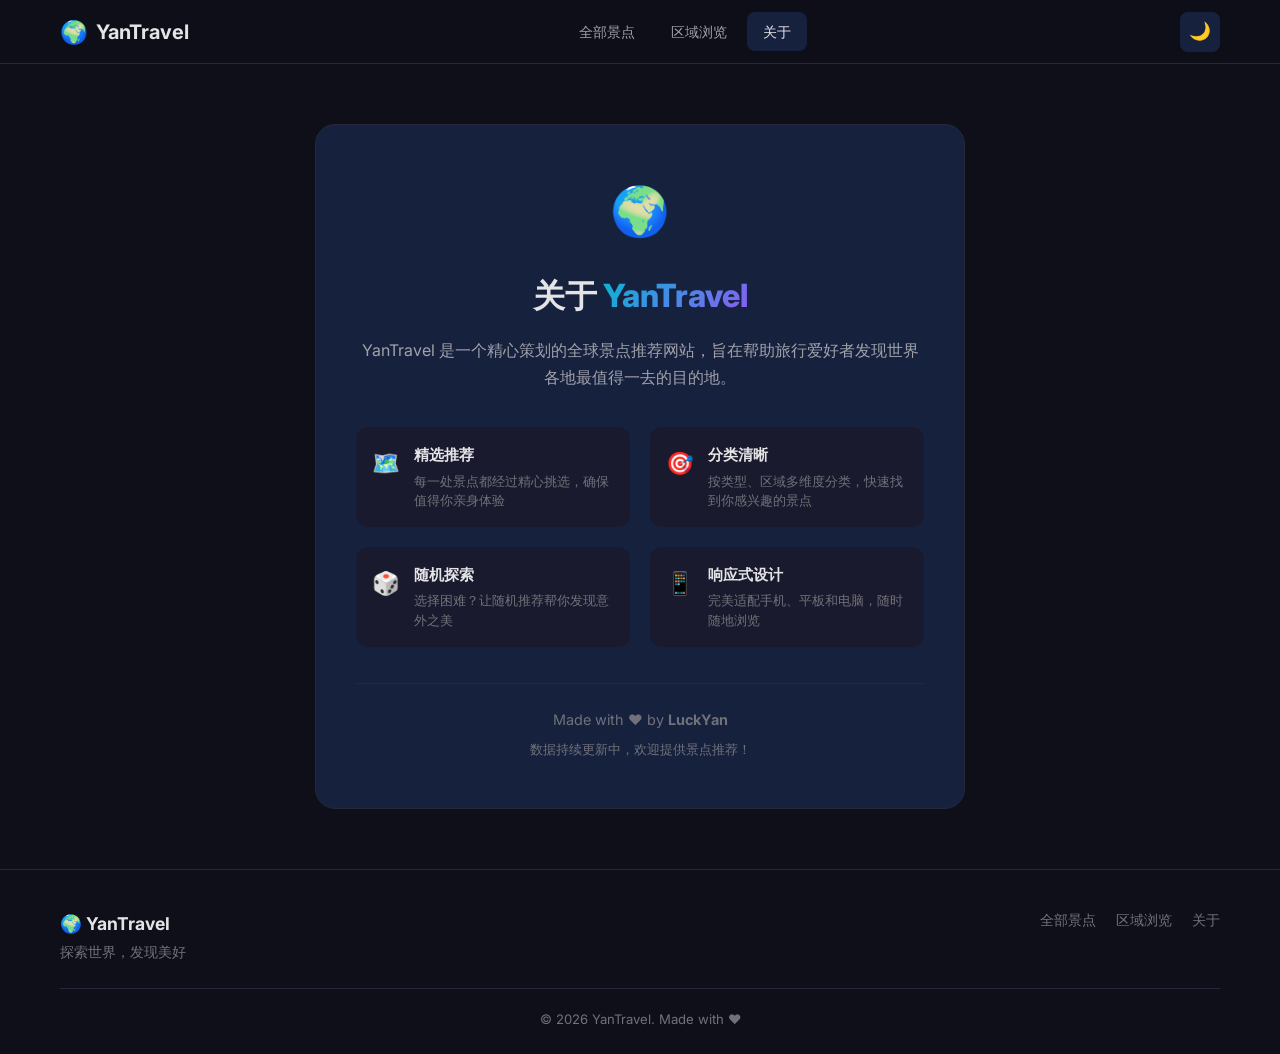
<file: about.html>
<!DOCTYPE html>
<html lang="zh-CN">
<head>
  <meta charset="UTF-8" />
  <meta name="viewport" content="width=device-width, initial-scale=1.0" />
  <title>关于 - YanTravel</title>
  <meta name="description" content="关于 YanTravel - 全球景点推荐网站。">
  <link rel="stylesheet" href="style.css" />
  <link rel="preconnect" href="https://fonts.googleapis.com" />
  <link href="https://fonts.googleapis.com/css2?family=Inter:wght@300;400;500;600;700;800&display=swap" rel="stylesheet" />
</head>
<body>
  <!-- 导航栏 -->
  <nav class="navbar">
    <div class="nav-container">
      <a href="index.html" class="nav-logo">
        <span class="logo-icon">🌍</span>
        <span class="logo-text">YanTravel</span>
      </a>
      <div class="nav-links">
        <a href="index.html" class="nav-link">全部景点</a>
        <a href="regions.html" class="nav-link">区域浏览</a>
        <a href="about.html" class="nav-link active">关于</a>
      </div>
      <div class="nav-actions">
        <button class="theme-toggle" id="themeToggle" title="切换主题">🌙</button>
      </div>
    </div>
  </nav>

  <!-- 关于页面 -->
  <section class="about-section">
    <div class="container">
      <div class="about-card">
        <div class="about-icon">🌍</div>
        <h1 class="about-title">关于 <span class="gradient-text">YanTravel</span></h1>
        <p class="about-desc">
          YanTravel 是一个精心策划的全球景点推荐网站，旨在帮助旅行爱好者发现世界各地最值得一去的目的地。
        </p>
        <div class="about-features">
          <div class="feature-item">
            <span class="feature-icon">🗺️</span>
            <div>
              <h3>精选推荐</h3>
              <p>每一处景点都经过精心挑选，确保值得你亲身体验</p>
            </div>
          </div>
          <div class="feature-item">
            <span class="feature-icon">🎯</span>
            <div>
              <h3>分类清晰</h3>
              <p>按类型、区域多维度分类，快速找到你感兴趣的景点</p>
            </div>
          </div>
          <div class="feature-item">
            <span class="feature-icon">🎲</span>
            <div>
              <h3>随机探索</h3>
              <p>选择困难？让随机推荐帮你发现意外之美</p>
            </div>
          </div>
          <div class="feature-item">
            <span class="feature-icon">📱</span>
            <div>
              <h3>响应式设计</h3>
              <p>完美适配手机、平板和电脑，随时随地浏览</p>
            </div>
          </div>
        </div>
        <div class="about-footer">
          <p>Made with ❤️ by <strong>LuckYan</strong></p>
          <p class="about-note">数据持续更新中，欢迎提供景点推荐！</p>
        </div>
      </div>
    </div>
  </section>

  <!-- 页脚 -->
  <footer class="footer">
    <div class="container">
      <div class="footer-content">
        <div class="footer-brand">
          <span class="footer-logo">🌍 YanTravel</span>
          <p>探索世界，发现美好</p>
        </div>
        <div class="footer-links">
          <a href="index.html">全部景点</a>
          <a href="regions.html">区域浏览</a>
          <a href="about.html">关于</a>
        </div>
      </div>
      <div class="footer-bottom">
        <p>&copy; 2026 YanTravel. Made with ❤️</p>
      </div>
    </div>
  </footer>

  <script>
    // 主题切换
    const toggle = document.getElementById('themeToggle');
    const savedTheme = localStorage.getItem('yantravel-theme');
    if (savedTheme === 'light') {
      document.body.classList.add('light-theme');
      toggle.textContent = '☀️';
    }
    toggle.addEventListener('click', () => {
      document.body.classList.toggle('light-theme');
      const isLight = document.body.classList.contains('light-theme');
      toggle.textContent = isLight ? '☀️' : '🌙';
      localStorage.setItem('yantravel-theme', isLight ? 'light' : 'dark');
    });
  </script>
</body>
</html>
</file>
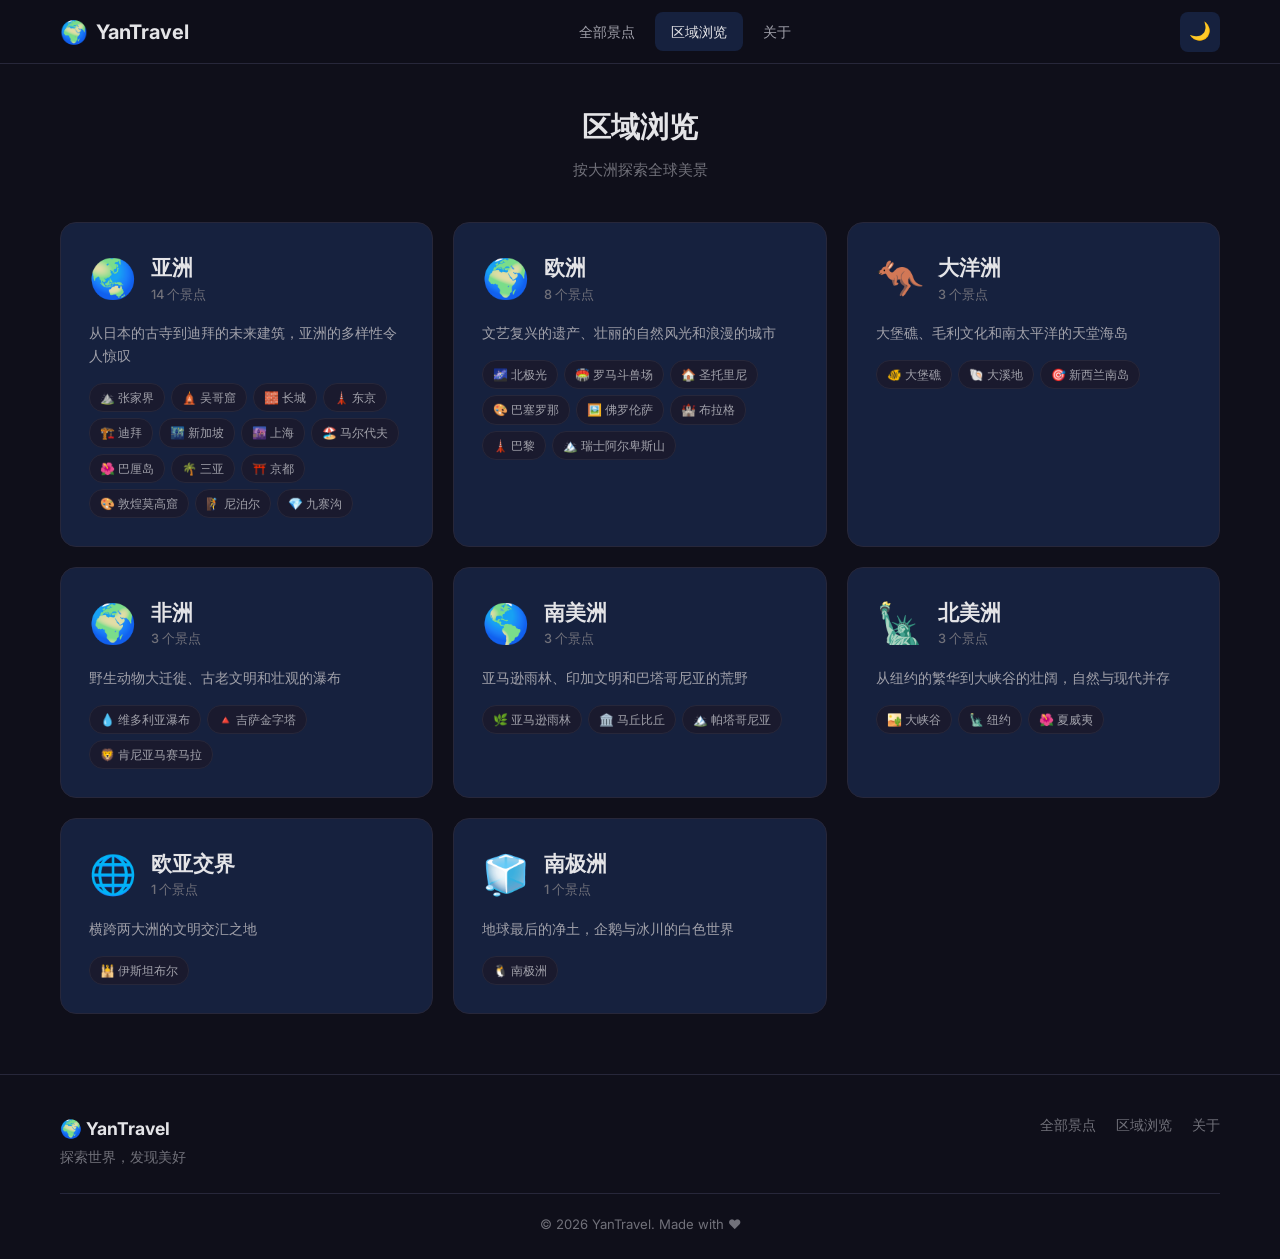
<file: regions.html>
<!DOCTYPE html>
<html lang="zh-CN">
<head>
  <meta charset="UTF-8" />
  <meta name="viewport" content="width=device-width, initial-scale=1.0" />
  <title>区域浏览 - YanTravel</title>
  <meta name="description" content="按大洲和区域浏览全球景点推荐。">
  <link rel="stylesheet" href="style.css" />
  <link rel="preconnect" href="https://fonts.googleapis.com" />
  <link href="https://fonts.googleapis.com/css2?family=Inter:wght@300;400;500;600;700;800&display=swap" rel="stylesheet" />
</head>
<body>
  <!-- 导航栏 -->
  <nav class="navbar">
    <div class="nav-container">
      <a href="index.html" class="nav-logo">
        <span class="logo-icon">🌍</span>
        <span class="logo-text">YanTravel</span>
      </a>
      <div class="nav-links">
        <a href="index.html" class="nav-link">全部景点</a>
        <a href="regions.html" class="nav-link active">区域浏览</a>
        <a href="about.html" class="nav-link">关于</a>
      </div>
      <div class="nav-actions">
        <button class="theme-toggle" id="themeToggle" title="切换主题">🌙</button>
      </div>
    </div>
  </nav>

  <!-- 区域浏览 -->
  <section class="regions-section">
    <div class="container">
      <div class="section-header">
        <h1 class="section-title">区域浏览</h1>
        <p class="section-desc">按大洲探索全球美景</p>
      </div>
      <div class="regions-grid" id="regionsGrid">
        <!-- 由 JS 动态渲染 -->
      </div>
    </div>
  </section>

  <!-- 页脚 -->
  <footer class="footer">
    <div class="container">
      <div class="footer-content">
        <div class="footer-brand">
          <span class="footer-logo">🌍 YanTravel</span>
          <p>探索世界，发现美好</p>
        </div>
        <div class="footer-links">
          <a href="index.html">全部景点</a>
          <a href="regions.html">区域浏览</a>
          <a href="about.html">关于</a>
        </div>
      </div>
      <div class="footer-bottom">
        <p>&copy; 2026 YanTravel. Made with ❤️</p>
      </div>
    </div>
  </footer>

  <script src="regions.js"></script>
</body>
</html>
</file>
<file: style.css>
/* ============================
   YanTravel - 全球景点推荐
   ============================ */

/* CSS 变量 */
:root {
  --bg-primary: #0f0f1a;
  --bg-secondary: #1a1a2e;
  --bg-card: #16213e;
  --bg-card-hover: #1a2745;
  --bg-input: #1a1a2e;
  --text-primary: #e4e4e7;
  --text-secondary: #a1a1aa;
  --text-muted: #71717a;
  --border-color: #27273a;
  --accent-1: #06b6d4;
  --accent-2: #8b5cf6;
  --accent-3: #f59e0b;
  --gradient-1: linear-gradient(135deg, #06b6d4, #8b5cf6);
  --gradient-2: linear-gradient(135deg, #f59e0b, #ef4444);
  --gradient-3: linear-gradient(135deg, #10b981, #06b6d4);
  --shadow-sm: 0 1px 3px rgba(0,0,0,0.3);
  --shadow-md: 0 4px 12px rgba(0,0,0,0.4);
  --shadow-lg: 0 8px 30px rgba(0,0,0,0.5);
  --radius-sm: 8px;
  --radius-md: 12px;
  --radius-lg: 16px;
  --radius-xl: 20px;
  --nav-height: 64px;
  --container-max: 1200px;
  --transition: 0.3s cubic-bezier(0.4, 0, 0.2, 1);
}

/* 浅色主题 */
.light-theme {
  --bg-primary: #f8fafc;
  --bg-secondary: #f1f5f9;
  --bg-card: #ffffff;
  --bg-card-hover: #f8fafc;
  --bg-input: #f1f5f9;
  --text-primary: #18181b;
  --text-secondary: #52525b;
  --text-muted: #a1a1aa;
  --border-color: #e4e4e7;
  --shadow-sm: 0 1px 3px rgba(0,0,0,0.08);
  --shadow-md: 0 4px 12px rgba(0,0,0,0.1);
  --shadow-lg: 0 8px 30px rgba(0,0,0,0.12);
}

/* 基础重置 */
*, *::before, *::after { box-sizing: border-box; margin: 0; padding: 0; }

html {
  scroll-behavior: smooth;
  -webkit-font-smoothing: antialiased;
}

body {
  font-family: 'Inter', -apple-system, BlinkMacSystemFont, sans-serif;
  background: var(--bg-primary);
  color: var(--text-primary);
  line-height: 1.6;
  transition: background var(--transition), color var(--transition);
  overflow-x: hidden;
}

a { color: inherit; text-decoration: none; }
button { cursor: pointer; border: none; background: none; font: inherit; color: inherit; }
img { max-width: 100%; display: block; }

.container {
  max-width: var(--container-max);
  margin: 0 auto;
  padding: 0 20px;
}

/* ============================
   导航栏
   ============================ */
.navbar {
  position: fixed;
  top: 0;
  left: 0;
  right: 0;
  height: var(--nav-height);
  background: rgba(15, 15, 26, 0.85);
  backdrop-filter: blur(20px);
  border-bottom: 1px solid var(--border-color);
  z-index: 1000;
  transition: background var(--transition);
}

.light-theme .navbar {
  background: rgba(248, 250, 252, 0.85);
}

.nav-container {
  max-width: var(--container-max);
  margin: 0 auto;
  padding: 0 20px;
  height: 100%;
  display: flex;
  align-items: center;
  justify-content: space-between;
}

.nav-logo {
  display: flex;
  align-items: center;
  gap: 8px;
  font-size: 1.25rem;
  font-weight: 700;
}

.logo-icon { font-size: 1.4rem; }

.nav-links {
  display: flex;
  gap: 4px;
}

.nav-link {
  padding: 8px 16px;
  border-radius: var(--radius-sm);
  font-size: 0.9rem;
  font-weight: 500;
  color: var(--text-secondary);
  transition: all var(--transition);
}

.nav-link:hover,
.nav-link.active {
  color: var(--text-primary);
  background: var(--bg-card);
}

.nav-actions {
  display: flex;
  align-items: center;
  gap: 12px;
}

.theme-toggle {
  width: 40px;
  height: 40px;
  border-radius: var(--radius-sm);
  display: flex;
  align-items: center;
  justify-content: center;
  font-size: 1.1rem;
  transition: all var(--transition);
  background: var(--bg-card);
}

.theme-toggle:hover {
  transform: scale(1.1);
  background: var(--bg-card-hover);
}

/* 搜索框 */
.search-box {
  display: flex;
  align-items: center;
  gap: 8px;
  padding: 8px 14px;
  background: var(--bg-input);
  border: 1px solid var(--border-color);
  border-radius: var(--radius-sm);
  transition: all var(--transition);
  min-width: 220px;
}

.search-box:focus-within {
  border-color: var(--accent-1);
  box-shadow: 0 0 0 3px rgba(6, 182, 212, 0.15);
}

.search-icon { font-size: 0.9rem; }

.search-box input {
  background: none;
  border: none;
  outline: none;
  color: var(--text-primary);
  font-size: 0.875rem;
  width: 100%;
  font-family: inherit;
}

.search-box input::placeholder { color: var(--text-muted); }

.search-shortcut {
  font-size: 0.7rem;
  color: var(--text-muted);
  padding: 2px 6px;
  background: var(--bg-card);
  border-radius: 4px;
  font-weight: 600;
}

/* ============================
   Hero 区域
   ============================ */
.hero {
  position: relative;
  min-height: 420px;
  display: flex;
  align-items: center;
  justify-content: center;
  padding: calc(var(--nav-height) + 60px) 20px 60px;
  overflow: hidden;
}

.hero-bg {
  position: absolute;
  inset: 0;
  z-index: 0;
}

.hero-gradient {
  position: absolute;
  inset: 0;
  background: 
    radial-gradient(ellipse 60% 50% at 20% 50%, rgba(6, 182, 212, 0.12), transparent),
    radial-gradient(ellipse 60% 50% at 80% 50%, rgba(139, 92, 246, 0.12), transparent),
    radial-gradient(ellipse 40% 40% at 50% 80%, rgba(245, 158, 11, 0.06), transparent);
}

.hero-pattern {
  position: absolute;
  inset: 0;
  background-image: radial-gradient(rgba(255,255,255,0.03) 1px, transparent 1px);
  background-size: 30px 30px;
}

.light-theme .hero-pattern {
  background-image: radial-gradient(rgba(0,0,0,0.05) 1px, transparent 1px);
}

.hero-content {
  position: relative;
  z-index: 1;
  text-align: center;
  max-width: 700px;
}

.hero-title {
  margin-bottom: 20px;
}

.title-gradient {
  display: block;
  font-size: 3.5rem;
  font-weight: 800;
  background: var(--gradient-1);
  -webkit-background-clip: text;
  background-clip: text;
  -webkit-text-fill-color: transparent;
  letter-spacing: -1px;
  animation: fadeInUp 0.8s ease;
}

.title-sub {
  display: block;
  font-size: 1.2rem;
  font-weight: 400;
  color: var(--text-secondary);
  margin-top: 8px;
  animation: fadeInUp 0.8s ease 0.1s both;
}

.hero-desc {
  font-size: 1.05rem;
  color: var(--text-muted);
  max-width: 520px;
  margin: 0 auto 36px;
  animation: fadeInUp 0.8s ease 0.2s both;
}

.hero-stats {
  display: flex;
  justify-content: center;
  gap: 48px;
  animation: fadeInUp 0.8s ease 0.3s both;
}

.stat-item { text-align: center; }

.stat-num {
  display: block;
  font-size: 2rem;
  font-weight: 800;
  background: var(--gradient-1);
  -webkit-background-clip: text;
  background-clip: text;
  -webkit-text-fill-color: transparent;
}

.stat-label {
  font-size: 0.85rem;
  color: var(--text-muted);
}

/* ============================
   过滤栏
   ============================ */
.filter-section {
  padding: 24px 0;
  position: sticky;
  top: var(--nav-height);
  z-index: 100;
  background: rgba(15, 15, 26, 0.9);
  backdrop-filter: blur(20px);
  border-bottom: 1px solid var(--border-color);
  transition: background var(--transition);
}

.light-theme .filter-section {
  background: rgba(248, 250, 252, 0.9);
}

.filter-bar {
  display: flex;
  gap: 8px;
  overflow-x: auto;
  padding-bottom: 4px;
  -ms-overflow-style: none;
  scrollbar-width: none;
}

.filter-bar::-webkit-scrollbar { display: none; }

.filter-btn {
  padding: 8px 18px;
  border-radius: 20px;
  font-size: 0.85rem;
  font-weight: 500;
  color: var(--text-secondary);
  background: var(--bg-card);
  border: 1px solid var(--border-color);
  white-space: nowrap;
  transition: all var(--transition);
}

.filter-btn:hover {
  color: var(--text-primary);
  border-color: var(--accent-1);
}

.filter-btn.active {
  color: #fff;
  background: var(--gradient-1);
  border-color: transparent;
}

/* ============================
   景点列表
   ============================ */
.spots-section {
  padding: 60px 0;
}

.section-header {
  text-align: center;
  margin-bottom: 40px;
}

.section-title {
  font-size: 1.8rem;
  font-weight: 700;
  margin-bottom: 8px;
}

.section-desc {
  color: var(--text-muted);
  font-size: 0.95rem;
}

.spots-grid {
  display: grid;
  grid-template-columns: repeat(auto-fill, minmax(340px, 1fr));
  gap: 20px;
}

/* 景点卡片 */
.spot-card {
  background: var(--bg-card);
  border: 1px solid var(--border-color);
  border-radius: var(--radius-lg);
  overflow: hidden;
  transition: all var(--transition);
  cursor: default;
  animation: fadeInUp 0.5s ease both;
}

.spot-card:hover {
  transform: translateY(-4px);
  border-color: rgba(6, 182, 212, 0.3);
  box-shadow: var(--shadow-lg);
}

.spot-cover {
  height: 180px;
  position: relative;
  overflow: hidden;
}

.spot-cover-img {
  width: 100%;
  height: 100%;
  object-fit: cover;
  transition: transform 0.5s ease;
}

.spot-card:hover .spot-cover-img {
  transform: scale(1.05);
}

.spot-cover-overlay {
  position: absolute;
  inset: 0;
  background: linear-gradient(to top, rgba(0,0,0,0.6), transparent);
}

.spot-badges {
  position: absolute;
  top: 12px;
  left: 12px;
  display: flex;
  gap: 6px;
  flex-wrap: wrap;
}

.spot-badge {
  padding: 4px 10px;
  border-radius: 20px;
  font-size: 0.7rem;
  font-weight: 600;
  color: #fff;
  backdrop-filter: blur(10px);
}

.badge-nature { background: rgba(16, 185, 129, 0.8); }
.badge-history { background: rgba(139, 92, 246, 0.8); }
.badge-city { background: rgba(6, 182, 212, 0.8); }
.badge-island { background: rgba(245, 158, 11, 0.8); }
.badge-culture { background: rgba(239, 68, 68, 0.8); }
.badge-adventure { background: rgba(234, 88, 12, 0.8); }

.spot-region-badge {
  position: absolute;
  top: 12px;
  right: 12px;
  padding: 4px 10px;
  border-radius: 20px;
  font-size: 0.7rem;
  font-weight: 600;
  color: #fff;
  background: rgba(0,0,0,0.5);
  backdrop-filter: blur(10px);
}

.spot-body {
  padding: 18px 20px;
}

.spot-header {
  display: flex;
  align-items: flex-start;
  justify-content: space-between;
  margin-bottom: 8px;
}

.spot-name {
  font-size: 1.15rem;
  font-weight: 700;
  line-height: 1.3;
}

.spot-rating {
  display: flex;
  align-items: center;
  gap: 4px;
  font-size: 0.85rem;
  font-weight: 700;
  color: var(--accent-3);
  white-space: nowrap;
  margin-left: 12px;
  flex-shrink: 0;
}

.spot-location {
  display: flex;
  align-items: center;
  gap: 4px;
  font-size: 0.85rem;
  color: var(--text-muted);
  margin-bottom: 10px;
}

.spot-desc {
  font-size: 0.88rem;
  color: var(--text-secondary);
  line-height: 1.6;
  display: -webkit-box;
  -webkit-line-clamp: 3;
  -webkit-box-orient: vertical;
  overflow: hidden;
}

.spot-footer {
  display: flex;
  align-items: center;
  justify-content: space-between;
  padding: 14px 20px;
  border-top: 1px solid var(--border-color);
  font-size: 0.8rem;
  color: var(--text-muted);
}

.spot-meta {
  display: flex;
  gap: 16px;
}

.spot-meta-item {
  display: flex;
  align-items: center;
  gap: 4px;
}

/* ============================
   随机推荐
   ============================ */
.random-section {
  padding: 60px 0;
}

.random-card {
  max-width: 600px;
  margin: 0 auto;
  background: var(--bg-card);
  border: 1px solid var(--border-color);
  border-radius: var(--radius-xl);
  padding: 48px 36px;
  text-align: center;
  position: relative;
  overflow: hidden;
}

.random-card::before {
  content: '';
  position: absolute;
  top: -2px;
  left: -2px;
  right: -2px;
  height: 4px;
  background: var(--gradient-1);
  border-radius: var(--radius-xl) var(--radius-xl) 0 0;
}

.random-label {
  font-size: 0.9rem;
  color: var(--text-muted);
  margin-bottom: 16px;
}

.random-name {
  font-size: 1.8rem;
  font-weight: 800;
  background: var(--gradient-1);
  -webkit-background-clip: text;
  background-clip: text;
  -webkit-text-fill-color: transparent;
  margin-bottom: 8px;
  min-height: 2.2em;
  transition: all var(--transition);
}

.random-location {
  color: var(--text-muted);
  font-size: 0.95rem;
  margin-bottom: 16px;
}

.random-desc {
  color: var(--text-secondary);
  font-size: 0.9rem;
  line-height: 1.7;
  margin-bottom: 16px;
  min-height: 2.6em;
}

.random-meta {
  display: flex;
  justify-content: center;
  gap: 20px;
  margin-bottom: 28px;
  font-size: 0.85rem;
  color: var(--text-muted);
}

.random-btn {
  padding: 14px 32px;
  border-radius: 30px;
  font-size: 1rem;
  font-weight: 600;
  color: #fff;
  background: var(--gradient-1);
  transition: all var(--transition);
  box-shadow: 0 4px 20px rgba(6, 182, 212, 0.3);
}

.random-btn:hover {
  transform: translateY(-2px);
  box-shadow: 0 6px 28px rgba(6, 182, 212, 0.45);
}

.random-btn:active {
  transform: translateY(0);
}

/* ============================
   区域浏览
   ============================ */
.regions-section {
  padding: calc(var(--nav-height) + 40px) 0 60px;
}

.regions-grid {
  display: grid;
  grid-template-columns: repeat(auto-fill, minmax(340px, 1fr));
  gap: 20px;
}

.region-card {
  background: var(--bg-card);
  border: 1px solid var(--border-color);
  border-radius: var(--radius-lg);
  padding: 28px;
  transition: all var(--transition);
  cursor: pointer;
}

.region-card:hover {
  transform: translateY(-3px);
  border-color: rgba(6, 182, 212, 0.3);
  box-shadow: var(--shadow-lg);
}

.region-header {
  display: flex;
  align-items: center;
  gap: 14px;
  margin-bottom: 16px;
}

.region-flag {
  font-size: 2.4rem;
  line-height: 1;
}

.region-name {
  font-size: 1.3rem;
  font-weight: 700;
}

.region-count {
  font-size: 0.8rem;
  color: var(--text-muted);
  font-weight: 500;
}

.region-desc {
  color: var(--text-secondary);
  font-size: 0.9rem;
  line-height: 1.6;
  margin-bottom: 16px;
}

.region-spots {
  display: flex;
  flex-wrap: wrap;
  gap: 6px;
}

.region-spot-tag {
  padding: 4px 10px;
  border-radius: 14px;
  font-size: 0.75rem;
  font-weight: 500;
  background: var(--bg-secondary);
  color: var(--text-secondary);
  border: 1px solid var(--border-color);
  transition: all var(--transition);
}

.region-spot-tag:hover {
  border-color: var(--accent-1);
  color: var(--accent-1);
}

/* ============================
   关于页面
   ============================ */
.about-section {
  padding: calc(var(--nav-height) + 60px) 0 60px;
}

.about-card {
  max-width: 650px;
  margin: 0 auto;
  background: var(--bg-card);
  border: 1px solid var(--border-color);
  border-radius: var(--radius-xl);
  padding: 48px 40px;
  text-align: center;
}

.about-icon {
  font-size: 3rem;
  margin-bottom: 20px;
}

.about-title {
  font-size: 2rem;
  font-weight: 800;
  margin-bottom: 16px;
}

.gradient-text {
  background: var(--gradient-1);
  -webkit-background-clip: text;
  background-clip: text;
  -webkit-text-fill-color: transparent;
}

.about-desc {
  color: var(--text-secondary);
  font-size: 1rem;
  line-height: 1.7;
  margin-bottom: 36px;
}

.about-features {
  display: grid;
  grid-template-columns: 1fr 1fr;
  gap: 20px;
  margin-bottom: 36px;
  text-align: left;
}

.feature-item {
  display: flex;
  gap: 14px;
  padding: 16px;
  background: var(--bg-secondary);
  border-radius: var(--radius-md);
}

.feature-icon { font-size: 1.4rem; flex-shrink: 0; margin-top: 2px; }

.feature-item h3 {
  font-size: 0.95rem;
  font-weight: 600;
  margin-bottom: 4px;
}

.feature-item p {
  font-size: 0.82rem;
  color: var(--text-muted);
  line-height: 1.5;
}

.about-footer {
  padding-top: 24px;
  border-top: 1px solid var(--border-color);
}

.about-footer p { color: var(--text-muted); font-size: 0.9rem; }

.about-note {
  margin-top: 8px;
  font-size: 0.82rem !important;
}

/* ============================
   空状态
   ============================ */
.empty-state {
  text-align: center;
  padding: 60px 20px;
  color: var(--text-muted);
}

.empty-icon { font-size: 3rem; margin-bottom: 16px; display: block; }

/* ============================
   页脚
   ============================ */
.footer {
  border-top: 1px solid var(--border-color);
  padding: 40px 0 24px;
}

.footer-content {
  display: flex;
  justify-content: space-between;
  align-items: flex-start;
  margin-bottom: 24px;
}

.footer-logo {
  font-size: 1.1rem;
  font-weight: 700;
}

.footer-brand p {
  color: var(--text-muted);
  font-size: 0.85rem;
  margin-top: 4px;
}

.footer-links {
  display: flex;
  gap: 20px;
}

.footer-links a {
  color: var(--text-muted);
  font-size: 0.85rem;
  transition: color var(--transition);
}

.footer-links a:hover { color: var(--accent-1); }

.footer-bottom {
  text-align: center;
  padding-top: 20px;
  border-top: 1px solid var(--border-color);
  font-size: 0.82rem;
  color: var(--text-muted);
}

/* ============================
   动画
   ============================ */
@keyframes fadeInUp {
  from { opacity: 0; transform: translateY(20px); }
  to { opacity: 1; transform: translateY(0); }
}

@keyframes pulse {
  0%, 100% { opacity: 1; }
  50% { opacity: 0.6; }
}

.loading {
  animation: pulse 1.5s ease infinite;
}

/* ============================
   响应式
   ============================ */
@media (max-width: 768px) {
  .nav-links { display: none; }
  
  .title-gradient { font-size: 2.4rem; }
  .title-sub { font-size: 1rem; }
  
  .hero-stats { gap: 28px; }
  .stat-num { font-size: 1.5rem; }
  
  .spots-grid { grid-template-columns: 1fr; }
  .regions-grid { grid-template-columns: 1fr; }
  
  .search-box { min-width: 160px; }
  
  .about-features { grid-template-columns: 1fr; }
  .about-card { padding: 32px 24px; }
  
  .random-card { padding: 32px 24px; }
  .random-name { font-size: 1.4rem; }
}

@media (max-width: 480px) {
  .search-box { min-width: 120px; }
  .search-shortcut { display: none; }
  .spot-cover { height: 150px; }
  .footer-content { flex-direction: column; gap: 16px; }
}

/* ============================
   滚动条
   ============================ */
::-webkit-scrollbar { width: 8px; height: 8px; }
::-webkit-scrollbar-track { background: var(--bg-primary); }
::-webkit-scrollbar-thumb {
  background: var(--border-color);
  border-radius: 4px;
}
::-webkit-scrollbar-thumb:hover { background: var(--text-muted); }

/* 选中状态 */
::selection {
  background: rgba(6, 182, 212, 0.3);
  color: var(--text-primary);
}
</file>
